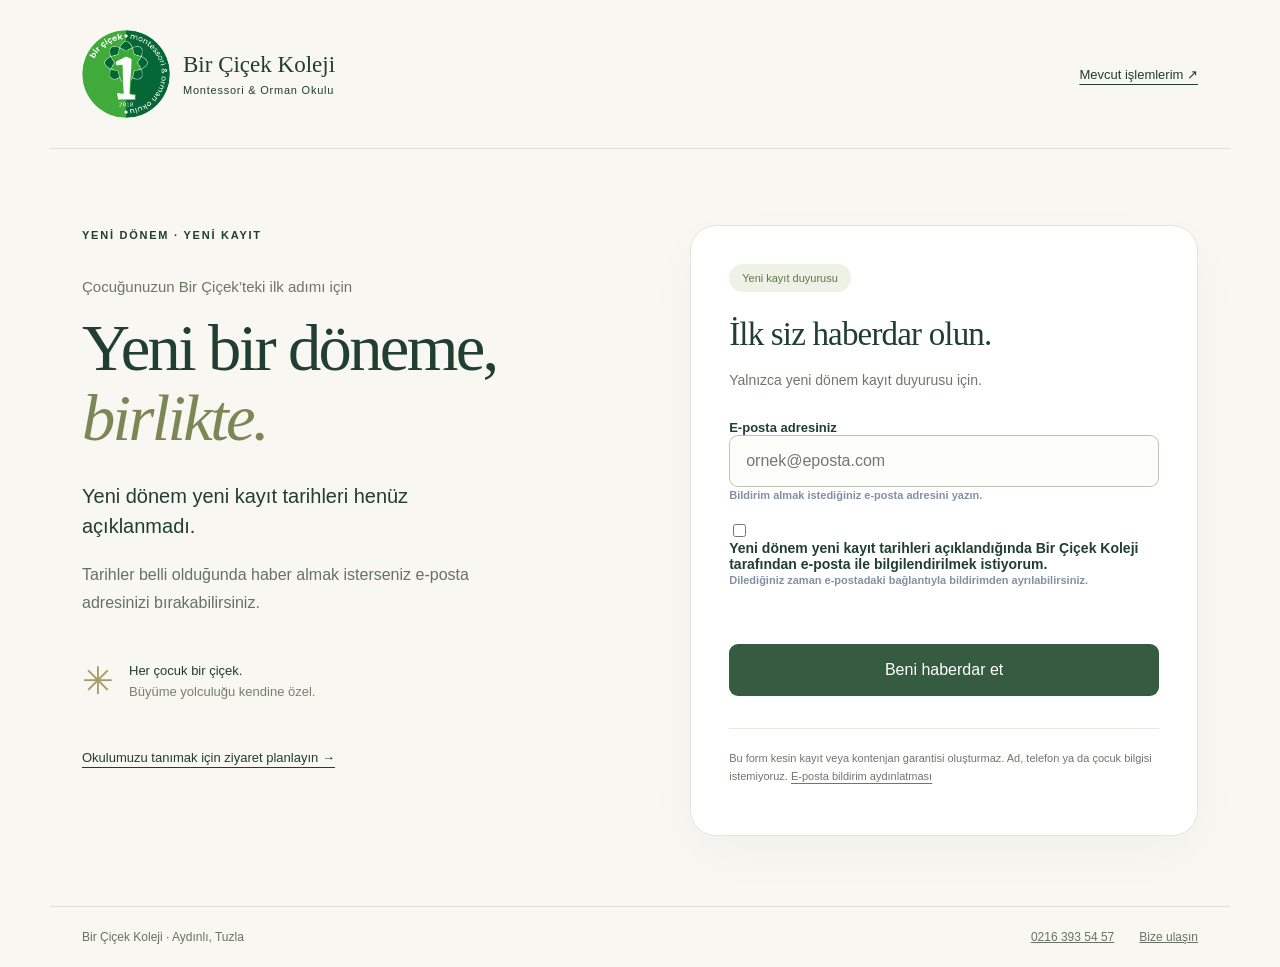
<file: index.html>
<!doctype html>
<html lang="tr"><head><meta charset="utf-8"><meta name="viewport" content="width=device-width,initial-scale=1">
<title>Yeni kayıt tarihleri | Bir Çiçek Koleji</title>
<meta name="description" content="Bir Çiçek Koleji yeni dönem yeni kayıt tarihleri henüz açıklanmadı. Tarihler duyurulduğunda e-posta ile haberdar olun.">
<link rel="canonical" href="https://yenikayit.bircicekkoleji.com/">
<link rel="stylesheet" href="duyuru.css?v=20261031-logo"><link rel="icon" type="image/png" href="assets/bir-cicek-logo.png"></head><body>
<header><a class="brand" href="https://www.bircicekkoleji.com/"><img class="school-logo" src="assets/bir-cicek-logo.png" alt="Bir Çiçek Koleji logosu" width="88" height="88"><span>Bir Çiçek Koleji<small>Montessori &amp; Orman Okulu</small></span></a><a class="back" href="mevcut-islemler.html">Mevcut işlemlerim <span aria-hidden="true">↗</span></a></header>
<main><section class="intro"><span class="eyebrow">YENİ DÖNEM · YENİ KAYIT</span><p class="pretitle">Çocuğunuzun Bir Çiçek’teki ilk adımı için</p><h1>Yeni bir döneme,<br><em>birlikte.</em></h1><p class="lead">Yeni dönem yeni kayıt tarihleri henüz açıklanmadı.</p><p class="detail">Tarihler belli olduğunda haber almak isterseniz e-posta adresinizi bırakabilirsiniz.</p><div class="note"><span aria-hidden="true">✳</span><p>Her çocuk bir çiçek.<br><strong>Büyüme yolculuğu kendine özel.</strong></p></div><a class="school" href="https://www.bircicekkoleji.com/okulu-ziyaret">Okulumuzu tanımak için ziyaret planlayın →</a></section>
<section class="signup" aria-labelledby="form-title"><span class="pill">Yeni kayıt duyurusu</span><h2 id="form-title">İlk siz haberdar olun.</h2><p>Yalnızca yeni dönem kayıt duyurusu için.</p><div id="signup-container"><!-- Begin Brevo Form -->


<!-- START - We recommend to place the below code in head tag of your website html  -->


<link rel="stylesheet" href="https://sibforms.com/forms/end-form/build/sib-styles.css">


<!--  END - We recommend to place the above code in head tag of your website html -->






<!-- START - We recommend to place the below code where you want the form in your website html  -->
<div class="sib-form" style="text-align: center;
         background-color: #EFF2F7;



        ">
  <div id="sib-form-container" class="sib-form-container">
    <div id="error-message" role="alert" class="sib-form-message-panel" style="font-family:Helvetica, sans-serif; font-size:16px; text-align:left; color:#661d1d; background-color:#ffeded; border-color:#ff4949; border-radius:3px;
        max-width:540px;">
      <div class="sib-form-message-panel__text sib-form-message-panel__text--center">
        <svg viewBox="0 0 512 512" class="sib-icon sib-notification__icon">
          <path d="M256 40c118.621 0 216 96.075 216 216 0 119.291-96.61 216-216 216-119.244 0-216-96.562-216-216 0-119.203 96.602-216 216-216m0-32C119.043 8 8 119.083 8 256c0 136.997 111.043 248 248 248s248-111.003 248-248C504 119.083 392.957 8 256 8zm-11.49 120h22.979c6.823 0 12.274 5.682 11.99 12.5l-7 168c-.268 6.428-5.556 11.5-11.99 11.5h-8.979c-6.433 0-11.722-5.073-11.99-11.5l-7-168c-.283-6.818 5.167-12.5 11.99-12.5zM256 340c-15.464 0-28 12.536-28 28s12.536 28 28 28 28-12.536 28-28-12.536-28-28-28z" />
        </svg>
        <span class="sib-form-message-panel__inner-text">


                Talebiniz kaydedilemedi. Lütfen biraz sonra tekrar deneyin.


          </span>
      </div>
    </div>
    <div></div>
    <div id="success-message" role="status" aria-live="polite" class="sib-form-message-panel" style="font-family:Helvetica, sans-serif; font-size:16px; text-align:left; color:#085229; background-color:#e7faf0; border-color:#13ce66; border-radius:3px;
        max-width:540px;">
      <div class="sib-form-message-panel__text sib-form-message-panel__text--center">
        <svg viewBox="0 0 512 512" class="sib-icon sib-notification__icon">
          <path d="M256 8C119.033 8 8 119.033 8 256s111.033 248 248 248 248-111.033 248-248S392.967 8 256 8zm0 464c-118.664 0-216-96.055-216-216 0-118.663 96.055-216 216-216 118.664 0 216 96.055 216 216 0 118.663-96.055 216-216 216zm141.63-274.961L217.15 376.071c-4.705 4.667-12.303 4.637-16.97-.068l-85.878-86.572c-4.667-4.705-4.637-12.303.068-16.97l8.52-8.451c4.705-4.667 12.303-4.637 16.97.068l68.976 69.533 163.441-162.13c4.705-4.667 12.303-4.637 16.97.068l8.451 8.52c4.668 4.705 4.637 12.303-.068 16.97z" />
        </svg>
        <span class="sib-form-message-panel__inner-text">


                Talebinizi aldık. Bildirim listesine katılmak için e-postanıza gelen doğrulama bağlantısına tıklayın.


          </span>
      </div>
    </div>
    <div></div>
    <div id="sib-container" class="sib-container--large sib-container--vertical" style="max-width:540px; text-align:center; background-color:rgba(255,255,255,1); border-width:1px; border-style:solid; border-color:#C0CCD9; border-radius:3px; direction:ltr">
      <form id="sib-form" method="POST" action="https://7f0a2664.sibforms.com/serve/[base64]" data-type="subscription">


        <div style="padding: 8px 0;">


          <div class="sib-form-block" style="font-family:Helvetica, sans-serif; font-size:32px; font-weight:700; text-align:left; color:#3C4858; background-color:transparent; text-align:left">
            <p>Yeni dönem kayıt duyurusu</p>
          </div>



        </div>



        <div style="padding: 8px 0;">


          <div class="sib-form-block" style="font-family:Helvetica, sans-serif; font-size:16px; text-align:left; color:#3C4858; background-color:transparent; text-align:left">
            <div class="sib-text-form-block">
              <p>Yeni kayıt tarihleri açıklandığında e-posta ile haber alın.</p>
            </div>
          </div>



        </div>



        <div style="padding: 8px 0;">



          <div class="sib-input sib-form-block">
            <div class="form__entry entry_block">
              <div class="form__label-row ">


                <label class="entry__label" style="font-weight: 700; text-align: left; font-family:Helvetica, sans-serif; font-size:16px; font-weight:700; text-align:left; color:#3c4858;" for="EMAIL" data-required="*">E-posta adresiniz</label>




                <div class="entry__field">

                  <input class="input " type="email" id="EMAIL" name="EMAIL" autocomplete="email" maxlength="254" value="" placeholder="ornek@eposta.com" data-required="true" required />

                </div>

              </div>

              <label class="entry__error entry__error--primary" style="font-family:Helvetica, sans-serif; font-size:16px; text-align:left; color:#661d1d; background-color:#ffeded; border-color:#ff4949; border-radius:3px;">
              </label>



              <label class="entry__specification" style="font-family:Helvetica, sans-serif; font-size:12px; text-align:left; color:#8390A4; text-align: left ">
                Bildirim almak istediğiniz e-posta adresini yazın.
              </label>

            </div>
          </div>




        </div>



        <div style="padding: 8px 0;">


          <div class="sib-optin sib-form-block" data-required="true">
            <div class="form__entry entry_mcq">
              <div class="form__label-row ">

                <div class="entry__choice" style="">
                  <label>
                    <input type="checkbox" class="input_replaced" value="1" id="OPT_IN" name="OPT_IN" required />

                    <span class="checkbox checkbox_tick_positive"
            style="margin-left:"
            ></span><span style="font-family:Helvetica, sans-serif; font-size:14px; text-align:left; color:#3C4858; background-color:transparent;"><p>Yeni dönem yeni kayıt tarihleri açıklandığında Bir Çiçek Koleji tarafından e-posta ile bilgilendirilmek istiyorum.</p><span data-required="*" style="display: inline;" class="entry__label entry__label_optin"></span></span>

                  </label>
                </div>
              </div>
              <label class="entry__error entry__error--primary" style="font-family:Helvetica, sans-serif; font-size:16px; text-align:left; color:#661d1d; background-color:#ffeded; border-color:#ff4949; border-radius:3px;">
              </label>



              <label class="entry__specification" style="font-family:Helvetica, sans-serif; font-size:12px; text-align:left; color:#8390A4; text-align:left">
                Dilediğiniz zaman e-postadaki bağlantıyla bildirimden ayrılabilirsiniz.
              </label>

            </div>
          </div>


        </div>



        <div style="padding: 8px 0;">




          <div class="sib-captcha sib-form-block">
            <div class="form__entry entry_block">
              <div class="form__label-row ">


                <script>
                  function handleCaptchaResponse() {
                    var event = new Event('captchaChange');
                    document.getElementById('sib-captcha').dispatchEvent(event);

                    window.grecaptcha = window.turnstile;
                  }
                </script>

                <div class="cf-turnstile g-recaptcha" data-sitekey="0x4AAAAAAFtGtGSs-TEhm2yP" id="sib-captcha" data-callback="handleCaptchaResponse" data-language="tr"></div>
              </div>
              <label class="entry__error entry__error--primary" style="font-family:Helvetica, sans-serif; font-size:16px; text-align:left; color:#661d1d; background-color:#ffeded; border-color:#ff4949; border-radius:3px;">
              </label>



            </div>
          </div>





        </div>



        <div style="padding: 8px 0;">


          <div class="sib-form-block" style="text-align: left">
            <button class="sib-form-block__button sib-form-block__button-with-loader" style="font-family:Helvetica, sans-serif; font-size:16px; font-weight:700; text-align:left; color:#FFFFFF; background-color:#3E4857; border-width:0px; border-radius:3px;" form="sib-form" type="submit">
              <svg class="icon clickable__icon progress-indicator__icon sib-hide-loader-icon" viewBox="0 0 512 512">
                <path d="M460.116 373.846l-20.823-12.022c-5.541-3.199-7.54-10.159-4.663-15.874 30.137-59.886 28.343-131.652-5.386-189.946-33.641-58.394-94.896-95.833-161.827-99.676C261.028 55.961 256 50.751 256 44.352V20.309c0-6.904 5.808-12.337 12.703-11.982 83.556 4.306 160.163 50.864 202.11 123.677 42.063 72.696 44.079 162.316 6.031 236.832-3.14 6.148-10.75 8.461-16.728 5.01z" />
              </svg>
              Beni haberdar et
            </button>


          </div>



        </div>



        <input type="text" name="email_address_check" value="" class="input--hidden">


        <input type="hidden" name="locale" value="tr">


      </form>
    </div>
  </div>
</div>
<!-- END - We recommend to place the above code where you want the form in your website html  -->

<!-- START - We recommend to place the below code in footer or bottom of your website html  -->
<script>
  window.REQUIRED_CODE_ERROR_MESSAGE = 'Please choose a country code';
  window.LOCALE = 'tr';




  window.EMAIL_INVALID_MESSAGE = window.SMS_INVALID_MESSAGE = "Lütfen geçerli bir e-posta adresi yazın.";





  window.REQUIRED_ERROR_MESSAGE = "Lütfen bu alanı doldurun. ";

  window.GENERIC_INVALID_MESSAGE = "Lütfen geçerli bir e-posta adresi yazın.";


  window.INVALID_NUMBER = "Lütfen geçerli bir e-posta adresi yazın.";




  window.INVALID_DATE = "Please enter a valid date";



  window.REQUIRED_MULTISELECT_MESSAGE = 'Please select at least 1 option';


  window.translation = {
    common: {
      selectedList: '{quantity} list selected',
      selectedLists: '{quantity} lists selected',
      selectedOption: '{quantity} selected',
      selectedOptions: '{quantity} selected',
    }
  };

  var AUTOHIDE = Boolean(0);
</script>



<script defer src="https://sibforms.com/forms/end-form/build/main.js"></script>



<script src="https://challenges.cloudflare.com/turnstile/v0/api.js" async defer></script>


<!-- END - We recommend to place the above code in footer or bottom of your website html  -->

<!-- End Brevo Form --></div><p class="privacy">Bu form kesin kayıt veya kontenjan garantisi oluşturmaz. Ad, telefon ya da çocuk bilgisi istemiyoruz. <a href="bildirim-aydinlatma.html">E-posta bildirim aydınlatması</a></p></section></main>
<footer><span>Bir Çiçek Koleji · Aydınlı, Tuzla</span><a href="tel:+902163935457">0216 393 54 57</a><a href="https://www.bircicekkoleji.com/iletisim">Bize ulaşın</a></footer>
<link rel="stylesheet" href="duyuru-form.css"></body></html>
</file>
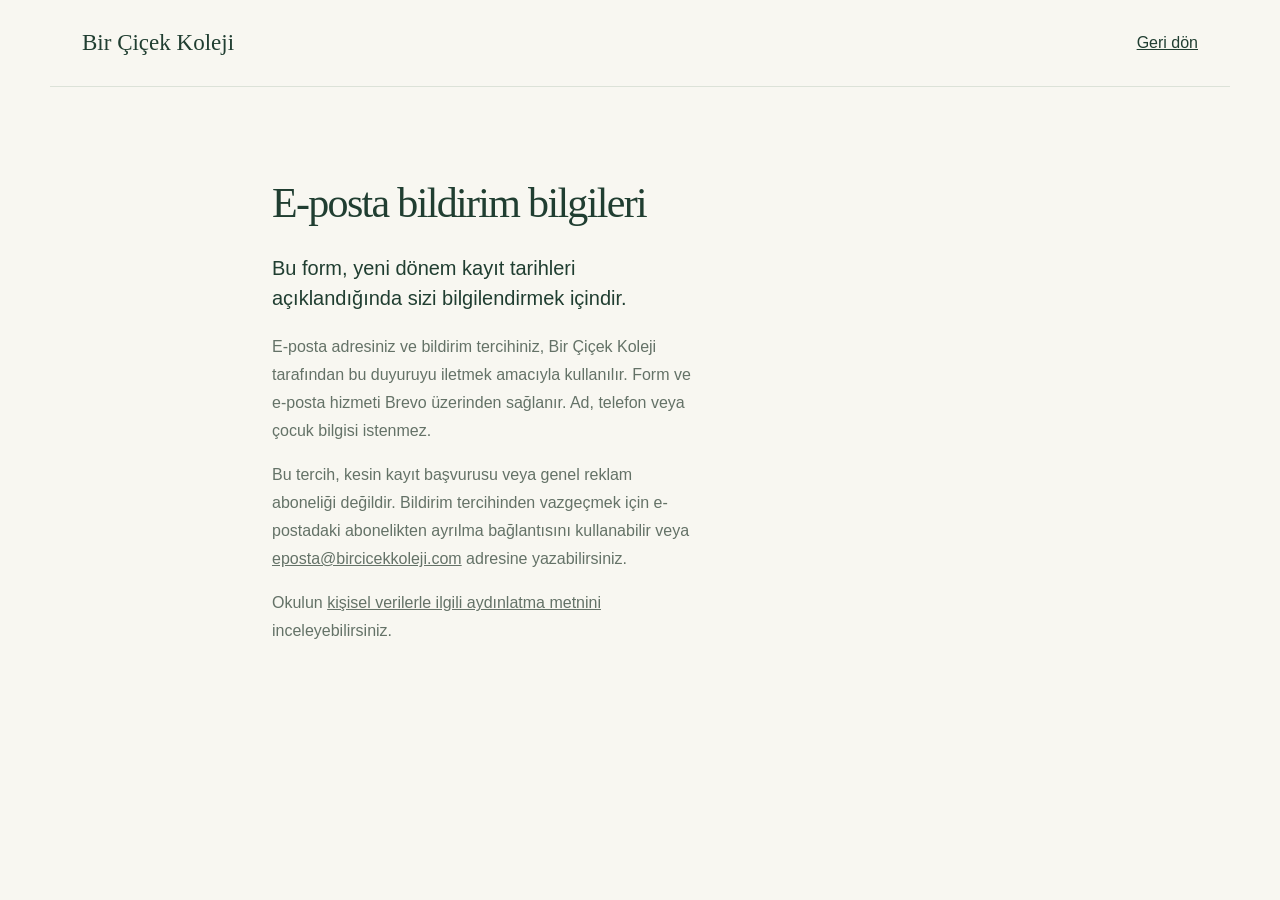
<file: bildirim-aydinlatma.html>
<!doctype html><html lang="tr"><head><meta charset="utf-8"><meta name="viewport" content="width=device-width,initial-scale=1"><title>Kayıt duyurusu e-posta bilgilendirmesi | Bir Çiçek Koleji</title><meta name="robots" content="noindex,follow"><link rel="stylesheet" href="duyuru.css"></head><body><header><a class="brand" href="/">Bir Çiçek Koleji</a><a href="/">Geri dön</a></header><main style="display:block;max-width:800px"><h1 style="font-size:42px">E-posta bildirim bilgileri</h1><p class="lead">Bu form, yeni dönem kayıt tarihleri açıklandığında sizi bilgilendirmek içindir.</p><p class="detail">E-posta adresiniz ve bildirim tercihiniz, Bir Çiçek Koleji tarafından bu duyuruyu iletmek amacıyla kullanılır. Form ve e-posta hizmeti Brevo üzerinden sağlanır. Ad, telefon veya çocuk bilgisi istenmez.</p><p class="detail">Bu tercih, kesin kayıt başvurusu veya genel reklam aboneliği değildir. Bildirim tercihinden vazgeçmek için e-postadaki abonelikten ayrılma bağlantısını kullanabilir veya <a href="mailto:eposta@bircicekkoleji.com">eposta@bircicekkoleji.com</a> adresine yazabilirsiniz.</p><p class="detail">Okulun <a href="https://www.bircicekkoleji.com/kvkk">kişisel verilerle ilgili aydınlatma metnini</a> inceleyebilirsiniz.</p></main></body></html>
</file>
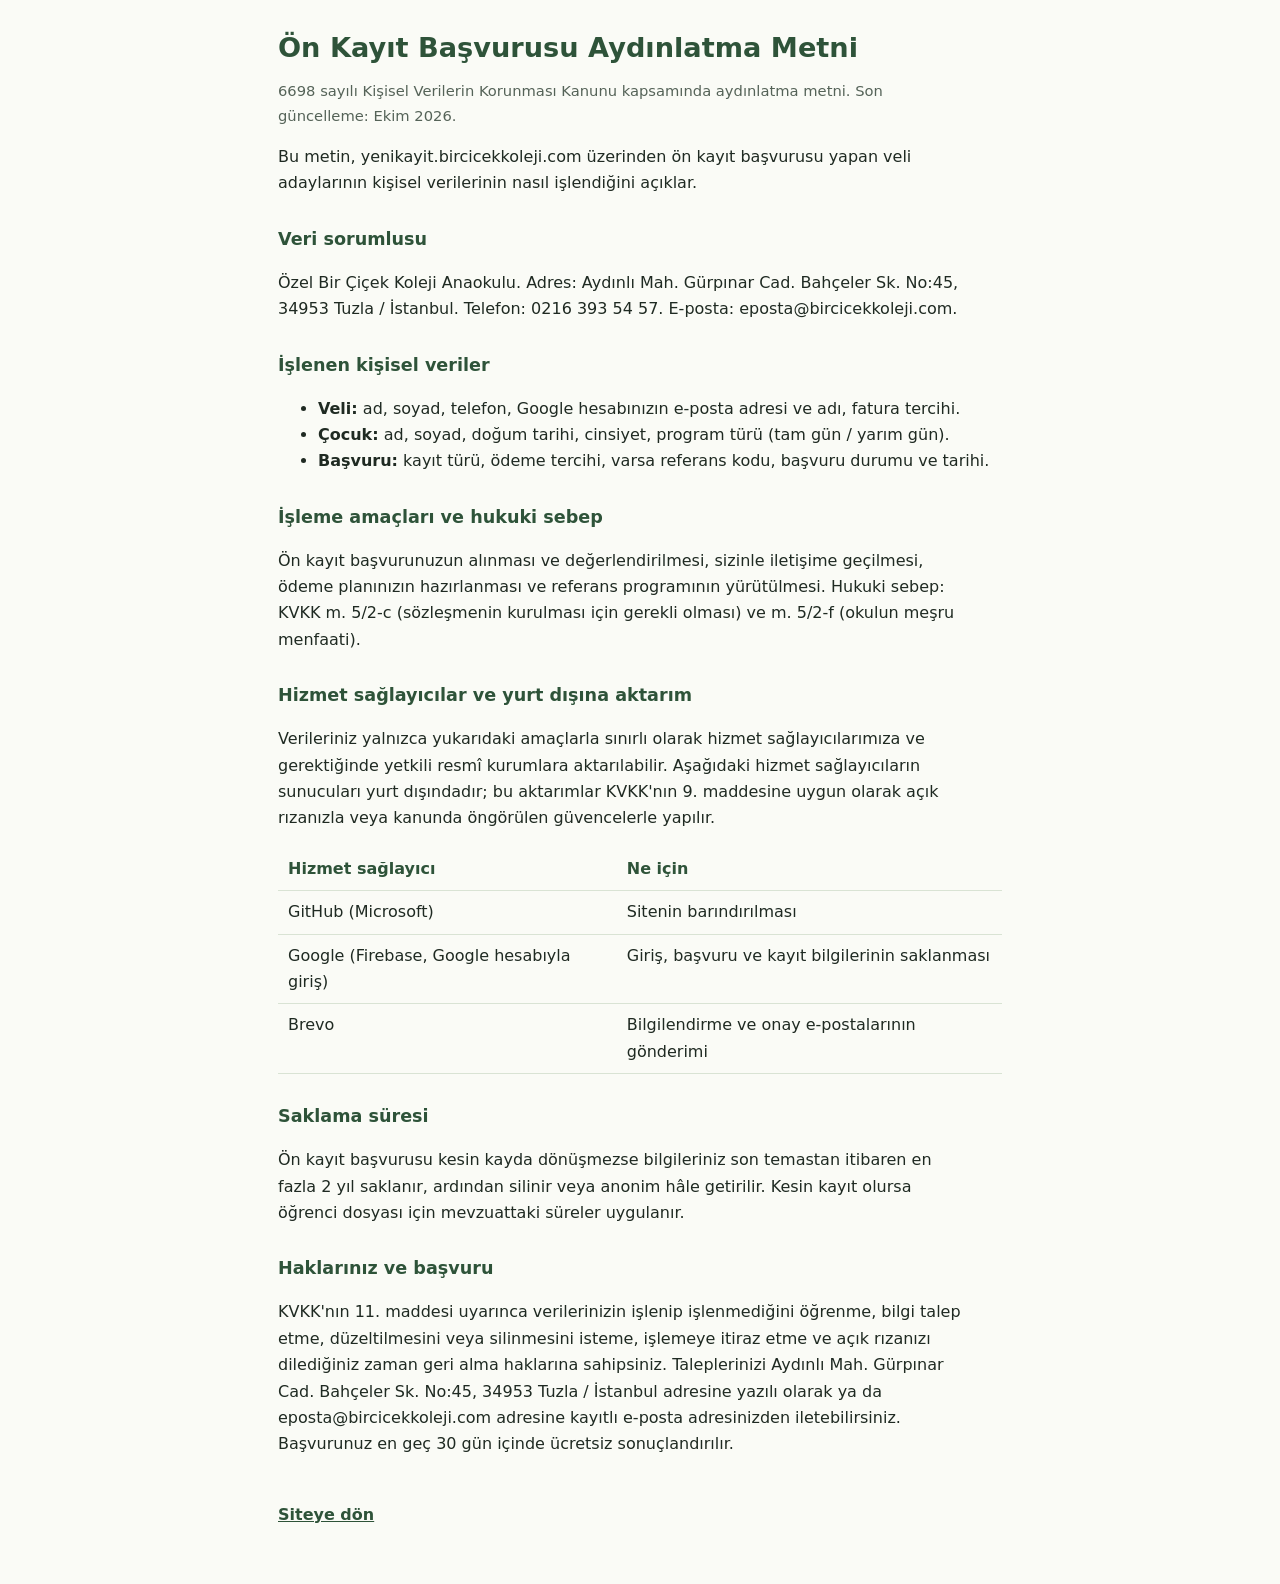
<file: kvkk.html>
<!doctype html>
<html lang="tr"><head><meta charset="utf-8"><meta name="viewport" content="width=device-width, initial-scale=1">
<title>Ön Kayıt Başvurusu Aydınlatma Metni | Bir Çiçek Koleji Anaokulu</title><meta name="robots" content="noindex">
<style>
:root{--ink:#1f2a22;--muted:#556358;--line:#d9e3d4;--bg:#fafbf6;--accent:#2e5339}
@media (prefers-color-scheme:dark){:root{--ink:#e7efe5;--muted:#a9baa9;--line:#2b3c30;--bg:#0f1912;--accent:#9ccfa5}}
*{box-sizing:border-box} body{margin:0;background:var(--bg);color:var(--ink);font:16px/1.65 system-ui,-apple-system,"Segoe UI",sans-serif}
main{max-width:760px;margin:0 auto;padding:32px 18px 56px} h1{font-size:1.7rem;line-height:1.2;color:var(--accent);margin:0 0 8px}
h2{font-size:1.1rem;color:var(--accent);margin:28px 0 8px} p,li{max-width:68ch} .muted{color:var(--muted);font-size:.92rem}
a{color:var(--accent)} .tablo{overflow-x:auto} table{border-collapse:collapse;width:100%;min-width:420px}
td,th{text-align:left;padding:8px 10px;border-bottom:1px solid var(--line);vertical-align:top} th{color:var(--accent)}
.geri{display:inline-block;margin-top:28px;font-weight:700}
</style></head><body><main>
<h1>Ön Kayıt Başvurusu Aydınlatma Metni</h1>
<p class="muted">6698 sayılı Kişisel Verilerin Korunması Kanunu kapsamında aydınlatma metni. Son güncelleme: Ekim 2026.</p>
<p>Bu metin, yenikayit.bircicekkoleji.com üzerinden ön kayıt başvurusu yapan veli adaylarının kişisel verilerinin nasıl işlendiğini açıklar.</p>
<h2>Veri sorumlusu</h2>
<p>Özel Bir Çiçek Koleji Anaokulu. Adres: Aydınlı Mah. Gürpınar Cad. Bahçeler Sk. No:45, 34953 Tuzla / İstanbul. Telefon: 0216 393 54 57. E-posta: eposta@bircicekkoleji.com.</p>
<h2>İşlenen kişisel veriler</h2><ul><li><strong>Veli:</strong> ad, soyad, telefon, Google hesabınızın e-posta adresi ve adı, fatura tercihi.</li><li><strong>Çocuk:</strong> ad, soyad, doğum tarihi, cinsiyet, program türü (tam gün / yarım gün).</li><li><strong>Başvuru:</strong> kayıt türü, ödeme tercihi, varsa referans kodu, başvuru durumu ve tarihi.</li></ul><h2>İşleme amaçları ve hukuki sebep</h2><p>Ön kayıt başvurunuzun alınması ve değerlendirilmesi, sizinle iletişime geçilmesi, ödeme planınızın hazırlanması ve referans programının yürütülmesi. Hukuki sebep: KVKK m. 5/2-c (sözleşmenin kurulması için gerekli olması) ve m. 5/2-f (okulun meşru menfaati).</p>
<h2>Hizmet sağlayıcılar ve yurt dışına aktarım</h2>
<p>Verileriniz yalnızca yukarıdaki amaçlarla sınırlı olarak hizmet sağlayıcılarımıza ve gerektiğinde yetkili resmî kurumlara aktarılabilir. Aşağıdaki hizmet sağlayıcıların sunucuları yurt dışındadır; bu aktarımlar KVKK'nın 9. maddesine uygun olarak açık rızanızla veya kanunda öngörülen güvencelerle yapılır.</p>
<div class="tablo"><table><thead><tr><th>Hizmet sağlayıcı</th><th>Ne için</th></tr></thead><tbody><tr><td>GitHub (Microsoft)</td><td>Sitenin barındırılması</td></tr><tr><td>Google (Firebase, Google hesabıyla giriş)</td><td>Giriş, başvuru ve kayıt bilgilerinin saklanması</td></tr><tr><td>Brevo</td><td>Bilgilendirme ve onay e-postalarının gönderimi</td></tr></tbody></table></div>
<h2>Saklama süresi</h2>
<p>Ön kayıt başvurusu kesin kayda dönüşmezse bilgileriniz son temastan itibaren en fazla 2 yıl saklanır, ardından silinir veya anonim hâle getirilir. Kesin kayıt olursa öğrenci dosyası için mevzuattaki süreler uygulanır.</p>
<h2>Haklarınız ve başvuru</h2>
<p>KVKK'nın 11. maddesi uyarınca verilerinizin işlenip işlenmediğini öğrenme, bilgi talep etme, düzeltilmesini veya silinmesini isteme, işlemeye itiraz etme ve açık rızanızı dilediğiniz zaman geri alma haklarına sahipsiniz. Taleplerinizi Aydınlı Mah. Gürpınar Cad. Bahçeler Sk. No:45, 34953 Tuzla / İstanbul adresine yazılı olarak ya da eposta@bircicekkoleji.com adresine kayıtlı e-posta adresinizden iletebilirsiniz. Başvurunuz en geç 30 gün içinde ücretsiz sonuçlandırılır.</p>
<a class="geri" href="index.html">Siteye dön</a>
</main></body></html>
</file>
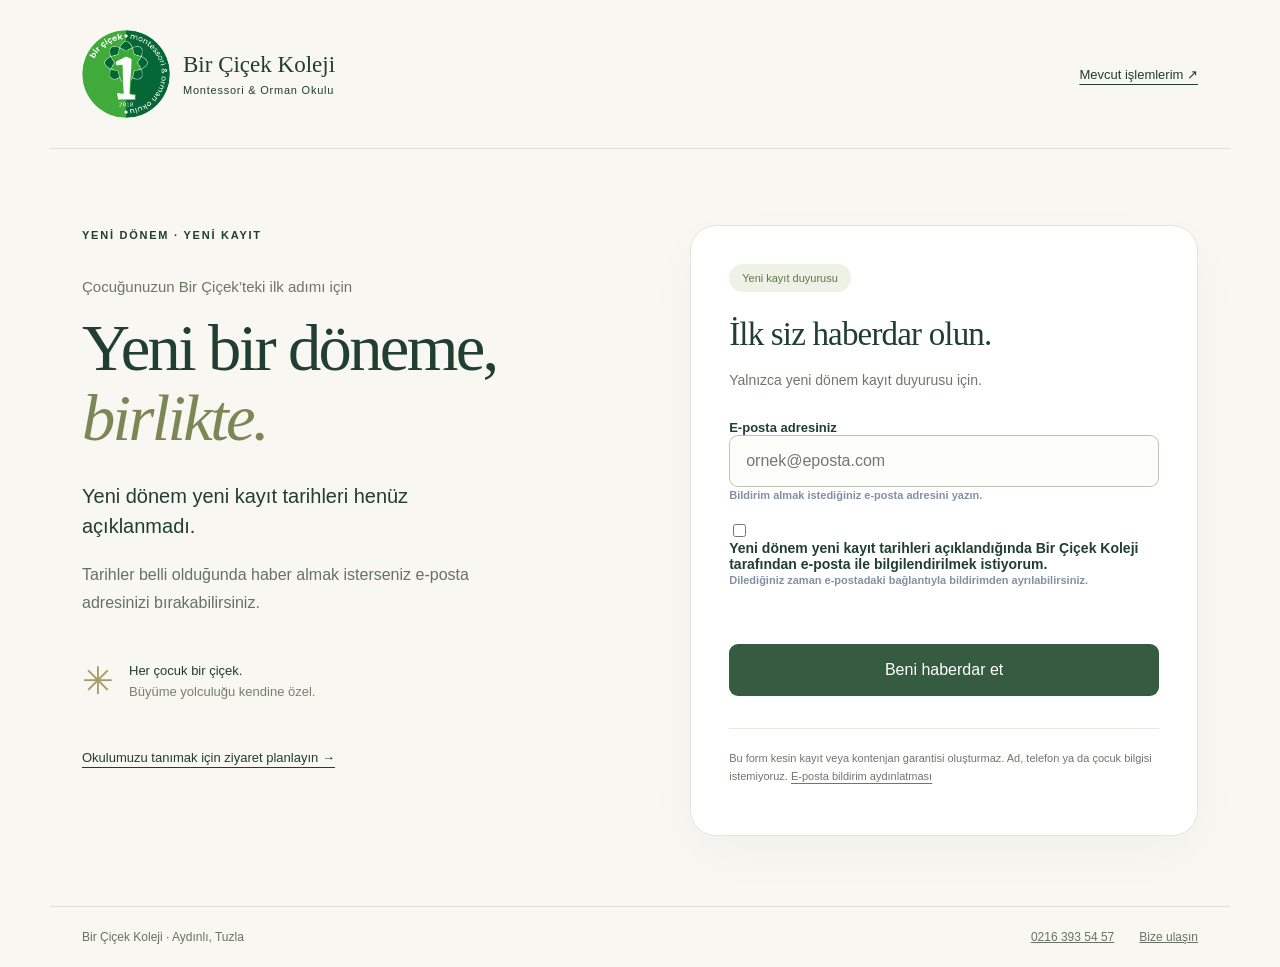
<file: yeni.html>
<!doctype html>
<html lang="tr"><head><meta charset="utf-8"><meta name="viewport" content="width=device-width, initial-scale=1">
<title>Ön Kayıt | Bir Çiçek Koleji Anaokulu</title>
<link rel="canonical" href="https://yenikayit.bircicekkoleji.com/">
<meta http-equiv="refresh" content="0; url=./">
<meta name="robots" content="noindex">
</head><body>
<p>Ön kayıt sayfamız yenilendi. <a href="./">Ön kayıt sayfasına gidin</a>.</p>
<script>location.replace("./" + location.search);</script>
</body></html>
</file>
<file: duyuru.css>
*{box-sizing:border-box}body{margin:0;background:#f8f7f1;color:#203e31;font-family:Arial,sans-serif;-webkit-font-smoothing:antialiased}a{color:inherit}header,main,footer{max-width:1180px;margin:auto}header{display:flex;align-items:center;justify-content:space-between;padding:30px 32px;border-bottom:1px solid #dce2d8}.brand{display:flex;gap:13px;align-items:center;text-decoration:none;font-family:Georgia,serif;font-size:23px}.brand small{display:block;font:11px Arial,sans-serif;letter-spacing:.07em;margin-top:6px}.mark{font-size:48px;color:#697f4e}.back{font-size:13px;text-underline-offset:5px}main{display:grid;grid-template-columns:1.05fr 1fr;gap:75px;padding:76px 32px 70px;align-items:start}.eyebrow{font-size:11px;letter-spacing:.16em;font-weight:700}.pretitle{font-size:15px;margin-top:35px;color:#6c7669}h1{font:normal clamp(46px,5.2vw,70px)/1.05 Georgia,serif;letter-spacing:-.04em;margin:18px 0 28px}h1 em{color:#7b8754}.lead{font-size:20px;line-height:1.5;max-width:420px}.detail{font-size:16px;line-height:1.75;color:#647267;max-width:420px}.note{display:flex;gap:15px;align-items:center;margin:30px 0}.note>span{font-size:38px;color:#a69c67}.note p{font-size:13px;line-height:1.65}.note strong{font-weight:400;color:#768071}.school{display:inline-block;font-size:13px;text-underline-offset:5px;line-height:1.8}.signup{background:#fff;border:1px solid #e2e6dc;border-radius:26px;padding:38px;box-shadow:0 18px 55px #203e3108}.pill{display:inline-block;background:#eef1e5;color:#647545;padding:8px 13px;border-radius:30px;font-size:11px}h2{font:normal 33px/1.2 Georgia,serif;letter-spacing:-.025em;margin:23px 0 14px}.signup>p{font-size:14px;color:#6d776b;line-height:1.7}form{margin-top:28px}label{display:block;font-size:13px;font-weight:600}input[type=email]{display:block;width:100%;font:16px Arial,sans-serif;margin:10px 0 22px;padding:16px;border:1px solid #b9c4b5;border-radius:9px;color:#203e31;background:#fcfdf9}input:focus-visible,a:focus-visible,button:focus-visible{outline:3px solid #a1b877;outline-offset:3px}.consent{display:flex;gap:10px;align-items:flex-start;font-weight:400;line-height:1.6}.consent input{margin-top:4px;accent-color:#355b41;width:17px;height:17px;flex-shrink:0}button{width:100%;background:#355b41;color:#fff;padding:17px;border:0;border-radius:9px;font-size:15px;margin-top:22px;cursor:pointer}button:disabled{background:#788772;cursor:wait}.privacy{font-size:11px!important;border-top:1px solid #e5e9df;padding-top:20px;margin-top:24px}.privacy a{text-underline-offset:3px}footer{padding:23px 32px;border-top:1px solid #dce2d8;display:flex;gap:25px;flex-wrap:wrap;font-size:12px;color:#697363}footer span{margin-right:auto}@media(max-width:760px){header{padding:20px;gap:15px}.brand{font-size:18px}.mark{font-size:36px}.back{font-size:11px}main{grid-template-columns:1fr;gap:32px;padding:40px 20px}.pretitle{margin-top:25px}h1{font-size:54px}.signup{padding:26px}footer{padding:22px 20px}.note{margin:22px 0}}
.school-logo{display:block;width:88px;height:88px;object-fit:contain;border-radius:50%;flex-shrink:0}@media(max-width:760px){.school-logo{width:66px;height:66px}.brand{gap:10px;font-size:16px}.brand small{font-size:9px;letter-spacing:0}.back{white-space:nowrap;flex-shrink:0;text-align:right}}
</file>
<file: duyuru-form.css>
.sib-form{padding:0!important;background:transparent!important;text-align:left!important;font-family:Arial,sans-serif!important}#sib-container{padding:0!important;border:0!important;background:transparent!important;max-width:none!important;text-align:left!important}.sib-form-block{padding:0!important}#sib-form>div:nth-of-type(-n+2){display:none}.sib-form form{margin-top:20px}.sib-form .entry__field{border:1px solid #b9c4b5!important;border-radius:9px!important;background:#fcfdf9!important}.sib-form input[type=email]{border:0!important;padding:16px!important;margin:0!important;box-shadow:none!important;height:auto!important}.sib-form .entry__label,.sib-form .entry__choice span{font-family:Arial,sans-serif!important;color:#203e31!important}.sib-form .entry__label{font-size:13px!important}.sib-form .entry__specification{font-size:11px!important;line-height:1.6!important}.sib-form .sib-form-block__button{background:#355b41!important;border-radius:9px!important;width:100%!important;text-align:center!important;padding:17px!important;font-weight:400!important}.sib-form-message-panel{max-width:100%!important;font-size:14px!important}.sib-form .input--hidden{display:none!important}.sib-form .cf-turnstile{max-width:100%;overflow:hidden}.sib-form .entry__choice p{margin:0}:where(.sib-form-message-panel){display:none}:where(.sib-form-message-panel .sib-notification__icon){width:20px;height:20px}.sib-form .sib-hide-loader-icon{display:none}
</file>
